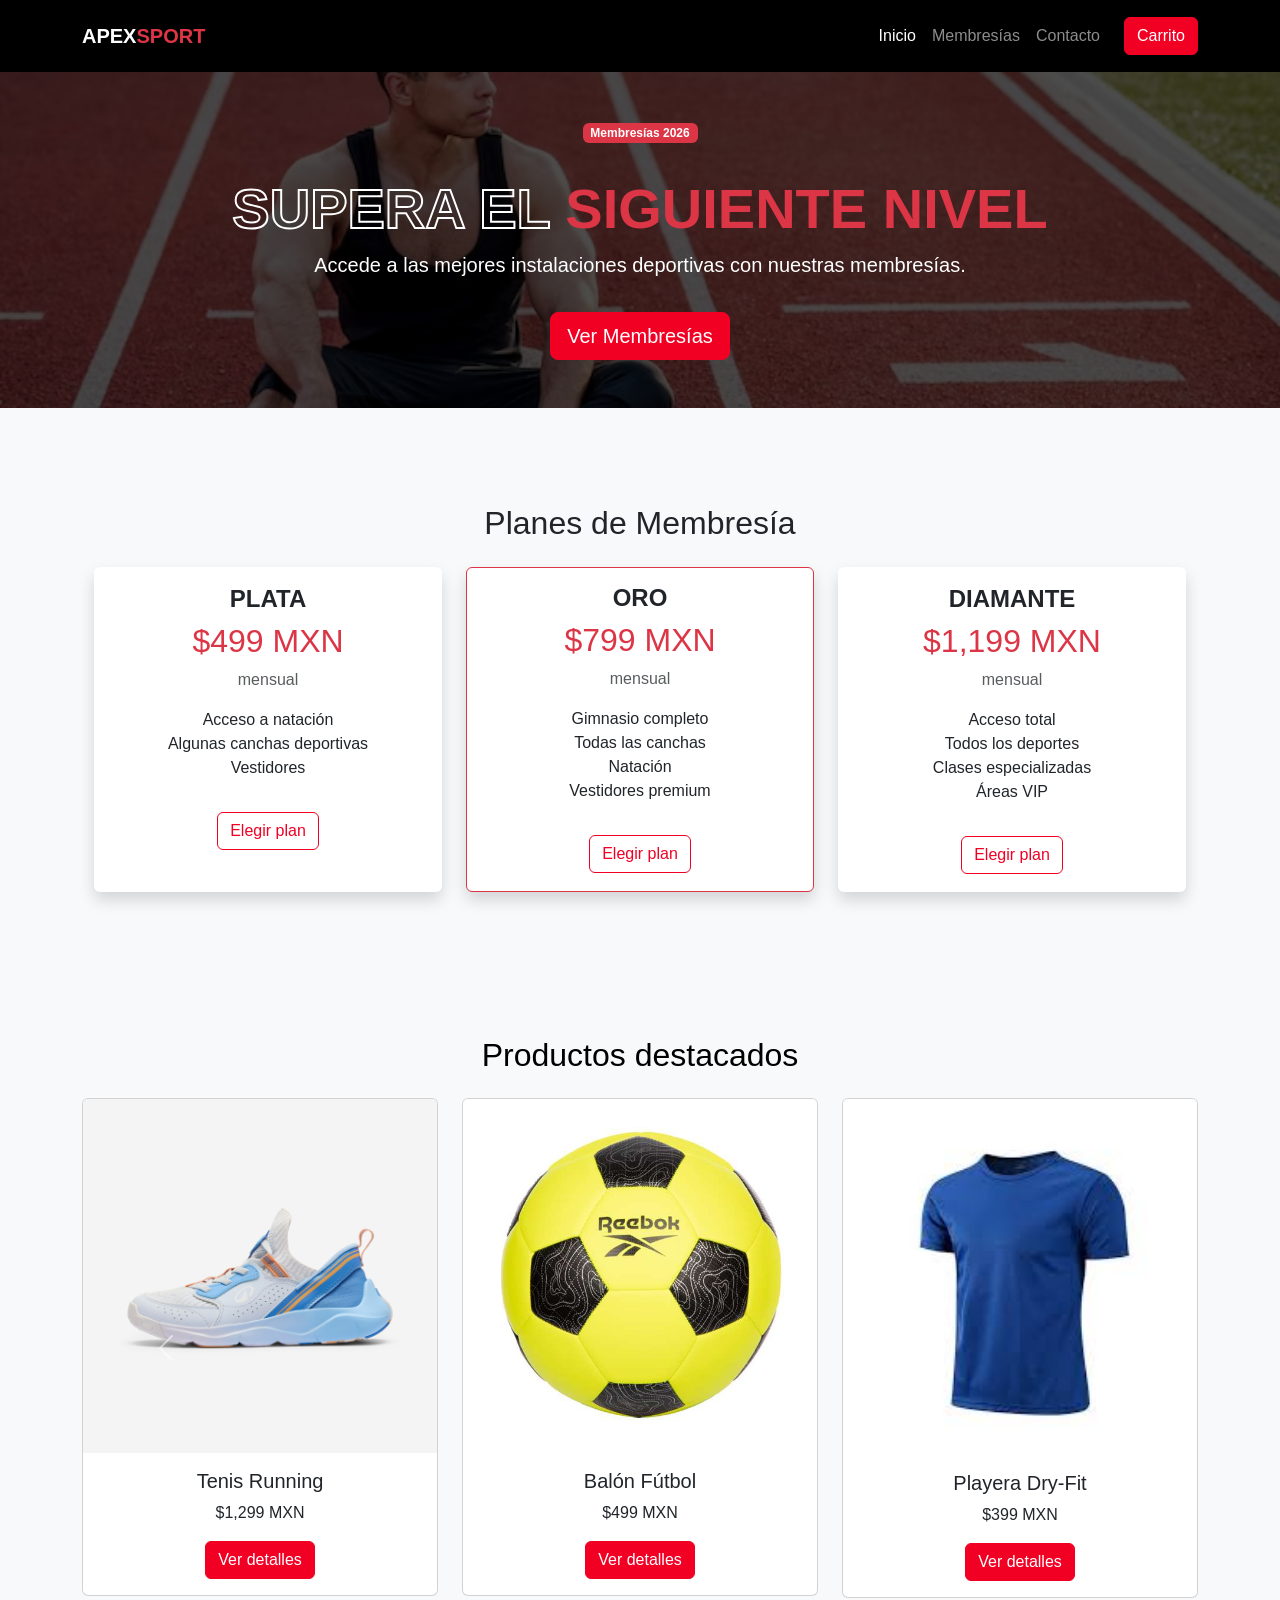
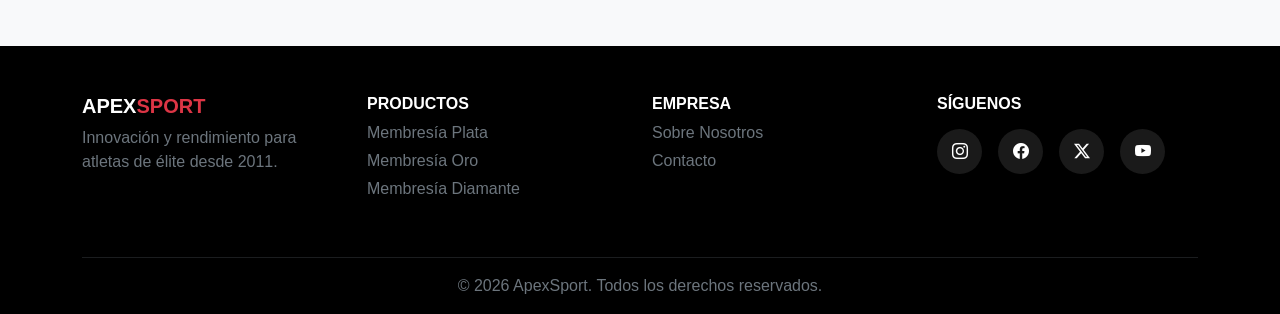
<file: index.html>
<!DOCTYPE html>
<html lang="es">

<head>
  <meta charset="UTF-8">
  <meta name="viewport" content="width=device-width, initial-scale=1.0">

  <title>ApexSport | Membresías</title>

  <!-- Bootstrap CSS -->
  <link href="https://cdn.jsdelivr.net/npm/bootstrap@5.3.2/dist/css/bootstrap.min.css" rel="stylesheet">
  <link rel="stylesheet" href="https://cdn.jsdelivr.net/npm/bootstrap-icons/font/bootstrap-icons.css">
  <link rel="stylesheet" href="styles.css">
</head>

<body>

  <!-- ================= NAVBAR ================= -->
  <nav class="navbar navbar-expand-lg navbar-dark bg-black py-3">
    <div class="container">

      <a class="navbar-brand fw-bold" href="#">
        APEX<span class="text-danger">SPORT</span>
      </a>

      <button class="navbar-toggler" type="button" data-bs-toggle="collapse" data-bs-target="#menu">
        <span class="navbar-toggler-icon"></span>
      </button>

      <div class="collapse navbar-collapse" id="menu">
        <ul class="navbar-nav ms-auto">
          <li class="nav-item"><a class="nav-link active" href="#">Inicio</a></li>
          <li class="nav-item"><a class="nav-link" href="#membresias">Membresías</a></li>
          <li class="nav-item"><a class="nav-link" href="#Contacto">Contacto</a></li>
        </ul>
        <a href="carrito.html" class="btn btn-success ms-3">Carrito</a>
</div>

</div>
</nav>

  <!-- ============== HERO ============== -->
<section class="text-center p-5" id="headersec">
  
  <div class="container">
    <span class="badge bg-danger mb-3">Membresías 2026</span>
   <h1 class="display-4 fw-bold mt-3">
  <span class="text-outline">SUPERA EL</span>
  <span class="text-danger">SIGUIENTE NIVEL</span>
</h1>
    <p class="lead">
      Accede a las mejores instalaciones deportivas con nuestras membresías.
    </p>
    <a href="#membresias" class="btn btn-danger btn-lg mt-3">
      Ver Membresías
    </a>
  </div>
</section>
  <!-- ================= MEMBRESÍAS ================= -->
  <section id="membresias" class="py-5 bg-light text-dark">
    <div class="container">
      <!-- Sección de Planes -->
<section id="planes" class="py-5">
  <div class="container">
    <h2 class="text-center mb-4">Planes de Membresía</h2>
    <div class="row">
      <!-- Plan Plata -->
      <div class="col-md-4">
        <div class="card h-100 shadow plan-card">
          <div class="card-body text-center">
            <h4 class="card-title fw-bold">PLATA</h4>
            <h2 class="text-danger">$499 MXN</h2>
            <p class="text-muted">mensual</p>
            <ul class="list-unstyled">
              <li>Acceso a natación</li>
              <li>Algunas canchas deportivas</li>
              <li>Vestidores</li>
            </ul>
            <a href="registro.html?plan=PLATA" id="btnPlanPlata" class="btn btn-outline-danger mt-3">
  Elegir plan
</a>
          </div>
        </div>
      </div>
      <!-- Plan Oro -->
      <div class="col-md-4">
        <div class="card h-100 shadow border-danger">
          <div class="card-body text-center">
            <h4 class="card-title fw-bold">ORO</h4>
            <h2 class="text-danger">$799 MXN</h2>
            <p class="text-muted">mensual</p>
            <ul class="list-unstyled">
              <li>Gimnasio completo</li>
              <li>Todas las canchas</li>
              <li>Natación</li>
              <li>Vestidores premium</li>
            </ul>
            <a href="registro.html?plan=ORO" id="btnPlanOro" class="btn btn-outline-danger mt-3">Elegir plan</a>
          </div>
        </div>
      </div>
      <!-- Plan Diamante -->
      <div class="col-md-4">
        <div class="card h-100 shadow plan-card">
          <div class="card-body text-center">
            <h4 class="card-title fw-bold">DIAMANTE</h4>
            <h2 class="text-danger">$1,199 MXN</h2>
            <p class="text-muted">mensual</p>
            <ul class="list-unstyled">
              <li>Acceso total</li>
              <li>Todos los deportes</li>
              <li>Clases especializadas</li>
              <li>Áreas VIP</li>
            </ul>
            <a href="registro.html?plan=DIAMANTE" id="btnPlanDiamante" class="btn btn-outline-danger mt-3">Elegir plan</a>
          </div>
        </div>
      </div>
    </div>
  </div>
</section>



      </div>
    </div>
  </section>


  <!-- Carrusel de Productos Destacados -->
<section id="productos" class="py-5 bg-light">
  <div class="container">
    <h2 class="text-center mb-4">Productos destacados</h2>


    <div id="productosCarousel" class="carousel slide" data-bs-ride="carousel" data-bs-interval="2000">
      <div class="carousel-inner">

        <!-- Primer slide -->
        <div class="carousel-item active">
          <div class="row">
            <!-- Producto 1 -->
            <div class="col-md-4">
              <div class="card">
                <img src="imagen/tenis.png" class="card-img-top" alt="Tenis deportivos">
                <div class="card-body text-center">
                  <h5 class="card-title">Tenis Running</h5>
                  <p class="card-text">$1,299 MXN</p>
                  <a href="tenis.html" class="btn btn-success">Ver detalles</a>
                </div>
              </div>
            </div>
            <!-- Producto 2 -->
            <div class="col-md-4">
              <div class="card">
                <img src="imagen/balon.png" class="card-img-top" alt="Balón de fútbol">
                <div class="card-body text-center">
                  <h5 class="card-title">Balón Fútbol</h5>
                  <p class="card-text">$499 MXN</p>
                  <a href="balon.html" class="btn btn-success">Ver detalles</a>
                </div>
              </div>
            </div>
            <!-- Producto 3 -->
            <div class="col-md-4">
              <div class="card">
                <img src="imagen/playera.png" class="card-img-top" alt="Playera deportiva">
                <div class="card-body text-center">
                  <h5 class="card-title">Playera Dry-Fit</h5>
                  <p class="card-text">$399 MXN</p>
                  <a href="playera.html" class="btn btn-success">Ver detalles</a>
                </div>
              </div>
            </div>
          </div>
        </div>

        <!-- Segundo slide -->
        <div class="carousel-item">
          <div class="row">
            <!-- Producto 4 -->
            <div class="col-md-4">
              <div class="card">
                <img src="imagen/guantes.png" class="card-img-top" alt="Guantes">
                <div class="card-body text-center">
                  <h5 class="card-title">Guantes</h5>
                  <p class="card-text">$299 MXN</p>
                  <a href="guantes.html" class="btn btn-success">Ver detalles</a>
                </div>
              </div>
            </div>
            <!-- Producto 5 -->
            <div class="col-md-4">
              <div class="card">
                <img src="imagen/shorts.png" class="card-img-top" alt="Short deportivo">
                <div class="card-body text-center">
                  <h5 class="card-title">Short Deportivo</h5>
                  <p class="card-text">$349 MXN</p>
                  <a href="short.html" class="btn btn-success">Ver detalles</a>
                </div>
              </div>
            </div>
            <!-- Producto 6 -->
            <div class="col-md-4">
              <div class="card">
                <img src="imagen/proteina.png" class="card-img-top" alt="Suplemento proteico">
                <div class="card-body text-center">
                  <h5 class="card-title">Proteína Whey</h5>
                  <p class="card-text">$899 MXN</p>
                  <a href="proteina.html" class="btn btn-success">Ver detalles</a>
                </div>
              </div>
            </div>
          </div>
        </div>

      </div>

      <!-- Controles -->
      <button class="carousel-control-prev" type="button" data-bs-target="#productosCarousel" data-bs-slide="prev">
        <span class="carousel-control-prev-icon" aria-hidden="true"></span>
        <span class="visually-hidden">Anterior</span>
      </button>
      <button class="carousel-control-next" type="button" data-bs-target="#productosCarousel" data-bs-slide="next">
        <span class="carousel-control-next-icon" aria-hidden="true"></span>
        <span class="visually-hidden">Siguiente</span>
      </button>
    </div>
  </div>
</section>



  <!-- ================= FOOTER ================= -->
  <footer  id="Contacto"  class="bg-black text-white pt-5 pb-3">
  <div class="container">
    <div class="row text-center text-md-start">

      <!-- MARCA -->
      <div class="col-md-3 mb-4">
        <h5 class="fw-bold">APEX<span class="text-danger">SPORT</span></h5>
        <p class="text-secondary">
          Innovación y rendimiento para atletas de élite desde 2011.
        </p>
      </div>

      <!-- PRODUCTOS -->
      <div class="col-md-3 mb-4">
        <h6 class="fw-bold">PRODUCTOS</h6>
        <p class="text-secondary mb-1">Membresía Plata</p>
        <p class="text-secondary mb-1">Membresía Oro</p>
        <p class="text-secondary">Membresía Diamante</p>
      </div>

      <!-- EMPRESA -->
      <div class="col-md-3 mb-4">
        <h6 class="fw-bold">EMPRESA</h6>
        <p class="text-secondary mb-1">Sobre Nosotros</p>
        <p class="text-secondary">Contacto</p>
      </div>

      <!-- REDES SOCIALES -->
      <div class="col-md-3 mb-4">
        <h6 class="fw-bold">SÍGUENOS</h6>

        <div class="d-flex justify-content-center justify-content-md-start gap-3 mt-3">

          <a href="#" class="propio-a">
            <i class="bi bi-instagram"></i>
          </a>

          <a href="#" class="propio-a">
            <i class="bi bi-facebook"></i>
          </a>

          <a href="#" class="propio-a">
            <i class="bi bi-twitter-x"></i>
          </a>

          <a href="#" class="propio-a">
            <i class="bi bi-youtube"></i>
          </a>

        </div>
      </div>

    </div>

    <hr class="border-secondary">

    <p class="text-center text-secondary mb-0">
      © 2026 ApexSport. Todos los derechos reservados.
    </p>
  </div>
</footer>

  <!-- Bootstrap JS -->
  <script src="https://cdn.jsdelivr.net/npm/bootstrap@5.3.2/dist/js/bootstrap.bundle.min.js"></script>
  <script src="index.js"></script>

</body>
</html>
</file>
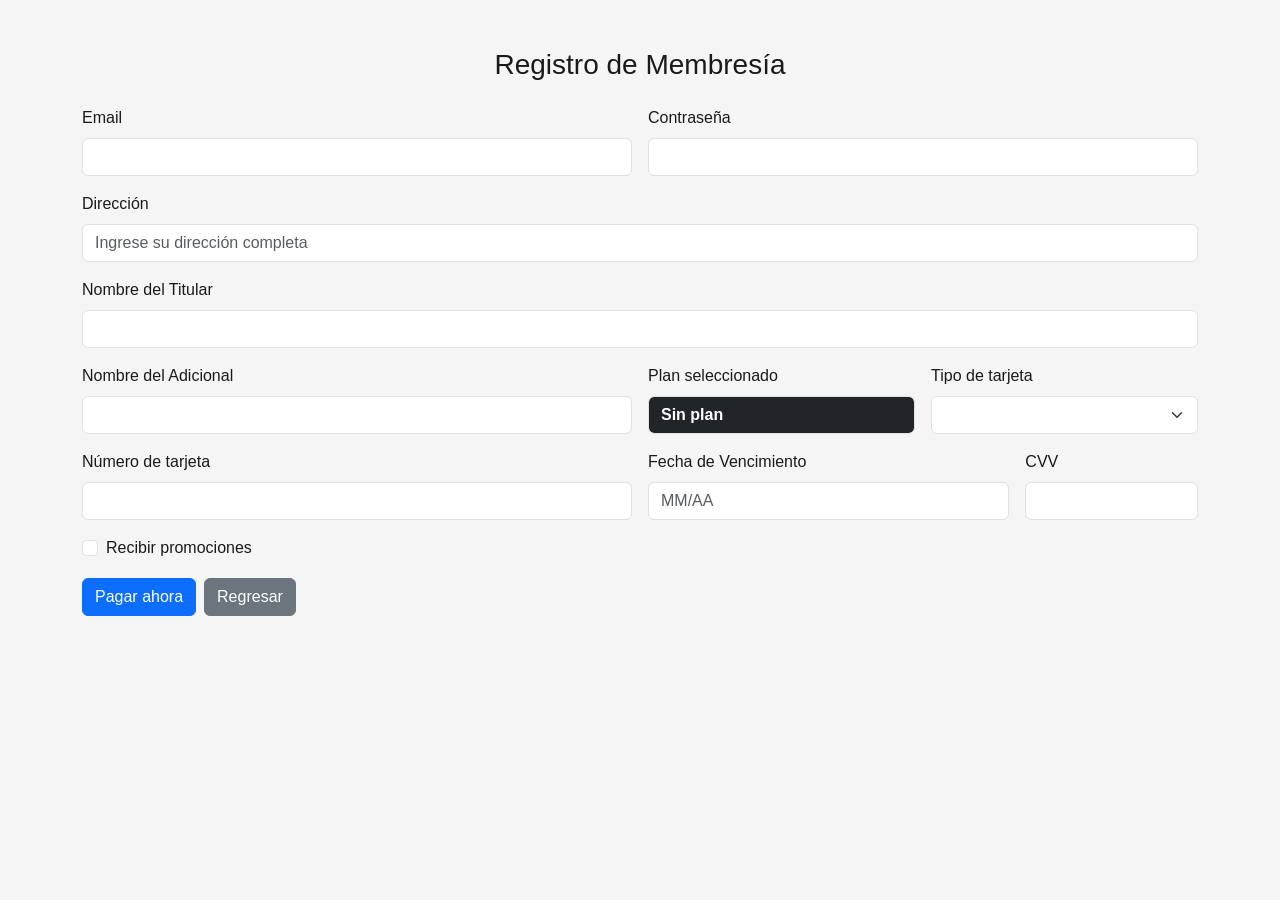
<file: registro.html>
<!DOCTYPE html>
<html lang="es">
<head>
<meta charset="UTF-8">
<meta name="viewport" content="width=device-width, initial-scale=1.0">

<title>Registro</title>

<link href="https://cdn.jsdelivr.net/npm/bootstrap@5.3.8/dist/css/bootstrap.min.css" rel="stylesheet">
<link rel="stylesheet" href="styles.css">
</head>

<body>

<div class="container mt-5">

<h3 class="mb-4 text-center">Registro de Membresía</h3>

<form class="row g-3">

<!-- Email -->
<div class="col-md-6">
<label class="form-label">Email</label>
<input type="email" class="form-control" id="email">
</div>

<!-- Password -->
<div class="col-md-6">
<label class="form-label">Contraseña</label>
<input type="password" class="form-control" id="password">
</div>

<!-- Dirección -->
<div class="col-12">
<label class="form-label">Dirección</label>
<input type="text" class="form-control" id="direccion"
placeholder="Ingrese su dirección completa">
</div>

<!-- Titular -->
<div class="col-12">
<label class="form-label">Nombre del Titular</label>
<input type="text" class="form-control" id="titular">
</div>

<!-- Adicional -->
<div class="col-md-6">
<label class="form-label">Nombre del Adicional</label>
<input type="text" class="form-control" id="adicional">
</div>

<!-- Paquetes -->
<div class="col-md-3">
  <label class="form-label">Plan seleccionado</label>

  <div class="form-control bg-dark text-white fw-bold">
    <span id="planSeleccionado">Cargando...</span>
  </div>
  <input type="hidden" id="planInput" name="plan">
</div>

<!-- Tipo tarjeta -->
<div class="col-md-3">
<label class="form-label">Tipo de tarjeta</label>
<select id="tipoTarjeta" class="form-select">
<option selected></option>
<option>Visa</option>
<option>MasterCard</option>
<option>American Express</option>
</select>
</div>

<!-- Número tarjeta -->
<div class="col-md-6">
<label class="form-label">Número de tarjeta</label>
<input type="text" class="form-control" id="numeroTarjeta">
</div>

<!-- Vencimiento -->
<div class="col-md-4">
<label class="form-label">Fecha de Vencimiento</label>
<input type="text" class="form-control" id="vencimiento"
placeholder="MM/AA">
</div>

<!-- CVV -->
<div class="col-md-2">
<label class="form-label">CVV</label>
<input type="text" class="form-control" id="cvv">
</div>

<!-- Promos -->
<div class="col-12">
<div class="form-check">
<input class="form-check-input" type="checkbox" id="promos">
<label class="form-check-label">
Recibir promociones
</label>
</div>
</div>

<!-- Botones -->
<div class="col-12 d-flex gap-2">
<button type="button" class="btn btn-primary"
onclick="pagar()">Pagar ahora</button>

<a href="index.html" class="btn btn-secondary">Regresar</a>
</div>

</form>

</div>

<script src="https://cdn.jsdelivr.net/npm/bootstrap@5.3.8/dist/js/bootstrap.bundle.min.js"></script>
<script src="registro.js"></script>

</body>
</html>
</file>
<file: styles.css>
:root {
  /* 🔴 ROJO REAL (sin naranja) */
  --red-main: oklch(0.6 0.25 25);
  --red-hover: oklch(0.7 0.25 25);
  --red-active: oklch(0.5 0.25 25);

  --bg-dark: #030213;
  --text-light: #ffffff;
  --text-dark: #000000;
}

/* =====================
   BASE
===================== */

body {
  background-color: var(--bg-dark);
  font-family: 'Segoe UI', Tahoma, Geneva, Verdana, sans-serif;
}

/* =====================
   IMAGEN DE FONDO CON GRADIENTE EN LINEA
===================== */

#headersec {
    background:
      linear-gradient(rgba(0,0,0,0.7), rgba(0,0,0,0.7)),
      url('./imagen/atletauno.jpg') center/cover no-repeat;
}

/* =====================
   TEXTO
===================== */

.text-outline {
  color: transparent;
  -webkit-text-stroke: 2px white;
}

.lead {
  color: var(--text-light);
}

/* =====================
   BOOTSTRAP (OVERRIDE REAL)
===================== */

/* Cambia TODO lo danger a rojo */
:root {
  --bs-danger: oklch(0.6 0.25 25);
}

/* Botones */
.btn-danger {
  --bs-btn-bg: var(--red-main);
  --bs-btn-border-color: var(--red-main);

  --bs-btn-hover-bg: var(--red-hover);
  --bs-btn-hover-border-color: var(--red-hover);

  --bs-btn-active-bg: var(--red-active);
  --bs-btn-active-border-color: var(--red-active);

  color: white;
}

/* Outline */
.btn-outline-danger {
  --bs-btn-color: var(--red-main);
  --bs-btn-border-color: var(--red-main);

  --bs-btn-hover-bg: var(--red-main);
  --bs-btn-hover-color: white;
  --bs-btn-hover-border-color: var(--red-main);
}

/* 🔥 ELIMINA VERDE */
.btn-success {
  --bs-btn-bg: var(--red-main);
  --bs-btn-border-color: var(--red-main);
}

.btn:hover {
  background-color: oklch(0.7 0.25 25);
}

/* =====================
   SECCIONES
===================== */

#productos {
  background: white;
  color: var(--text-dark);
}

#compra-ahora,
#descuento {
  background: var(--bg-dark);
  color: var(--text-light);
  transition: .3s;
}

#compra-ahora:hover,
#descuento:hover {
  background: white;
  color: black;
}

#ban-descuento {
  background: var(--red-main);
}

/* =====================
   CARDS
===================== */

.card {
  transition: transform .35s ease, box-shadow .35s ease;
}

.card:hover {
  transform: scale(1.1) translateY(-10px);
  box-shadow: 0 25px 50px rgba(0,0,0,.4);
}

.row {
  overflow: visible;
}

/* =====================
   PLANES
===================== */

.plan-card {
  cursor: pointer;
  border: 2px solid transparent;
}

.plan-card.selected {
  border: 2px solid var(--red-main);
  box-shadow: 0 0 20px rgba(255,0,0,.4);
}

.plan-card:hover {
  transform: scale(1.08) translateY(-8px);
}

/* =====================
   NAVBAR
===================== */

.navbar {
  transition: all .3s ease;
}

.navbar.shadow {
  background: #000;
  box-shadow: 0 8px 20px rgba(0,0,0,.6);
}

/* =====================
   ICONOS DEL FOOTER
===================== */

.propio-a {
    width:45px;
    height:45px;
    background:#1a1a1a;
    border-radius:50%;
    display:flex;
    align-items:center;
    justify-content:center;
    color:white;
    text-decoration:none;
}


/* =====================
   FORMULARIO
===================== */
body {
    margin: 0;
    font-family: Arial, Helvetica, sans-serif;

    /* fondo claro como index */
    background-color: #f5f5f5;

    color: #1a1a1a;
}
</file>
